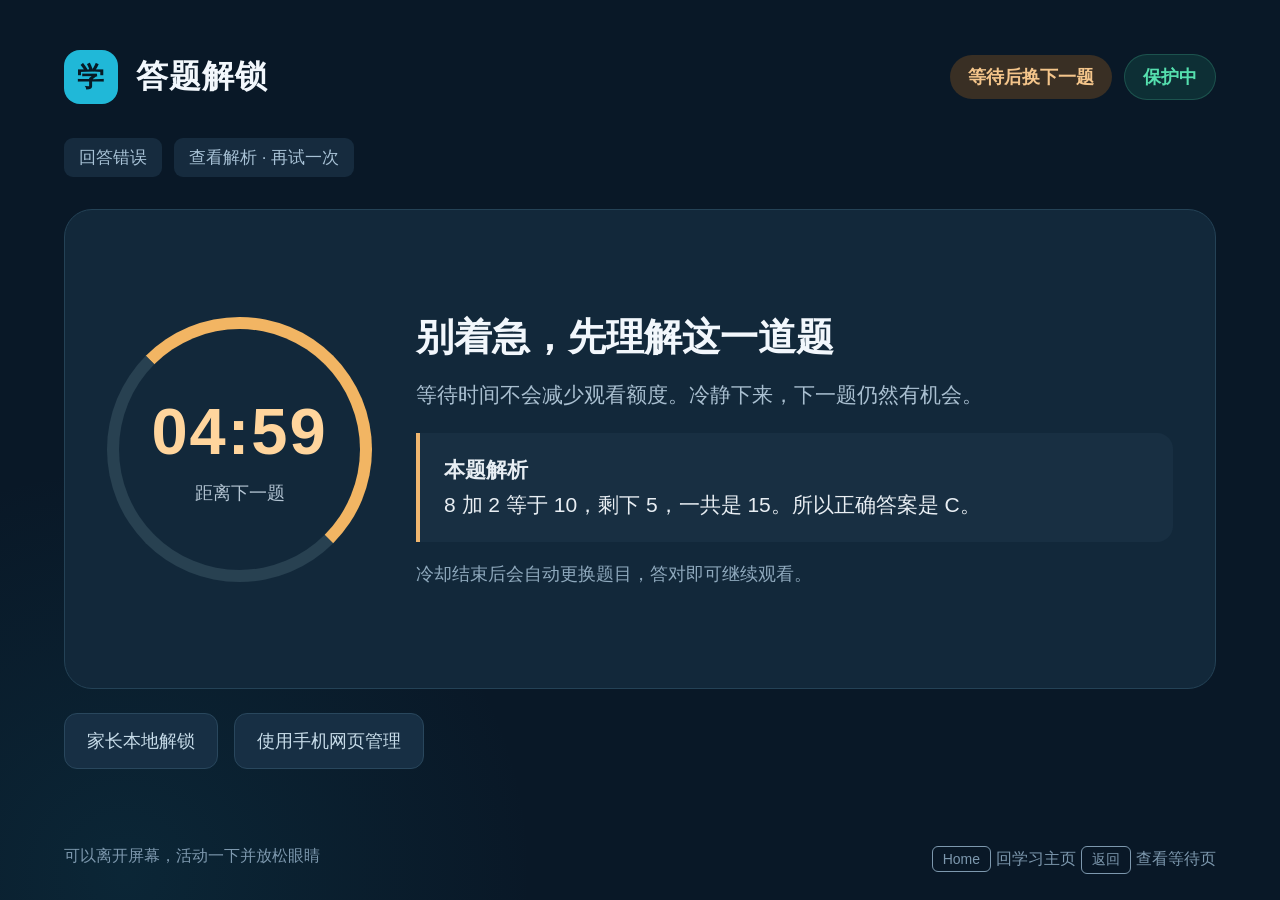
<file: docs/ui-preview/cooldown-dark.html>
<!doctype html><html lang="zh-CN"><head><meta charset="utf-8"><link rel="stylesheet" href="preview.css"><title>冷却页方案</title></head><body><main class="lesson"><header class="topbar"><div class="brand"><span class="brand-mark">学</span><span>答题解锁</span></div><div class="top-status"><span class="pill" style="background:#392f24;color:#f4c58b">等待后换下一题</span><span class="pill pill-green">保护中</span></div></header><section class="lesson-main"><div class="lesson-tags"><span class="lesson-tag">回答错误</span><span class="lesson-tag">查看解析 · 再试一次</span></div><div class="cooldown-card"><div class="timer-ring"><div class="timer-value">04:59</div><div class="timer-caption">距离下一题</div></div><div class="cooldown-copy"><h1>别着急，先理解这一道题</h1><p>等待时间不会减少观看额度。冷静下来，下一题仍然有机会。</p><div class="explanation"><strong>本题解析</strong><br>8 加 2 等于 10，剩下 5，一共是 15。所以正确答案是 C。</div><div class="next-question">冷却结束后会自动更换题目，答对即可继续观看。</div></div></div><div class="cooldown-actions"><button class="secondary-button">家长本地解锁</button><button class="secondary-button">使用手机网页管理</button></div></section><footer class="lesson-footer"><span>可以离开屏幕，活动一下并放松眼睛</span><span><span class="key">Home</span>回学习主页<span class="key">返回</span>查看等待页</span></footer></main></body></html>
</file>
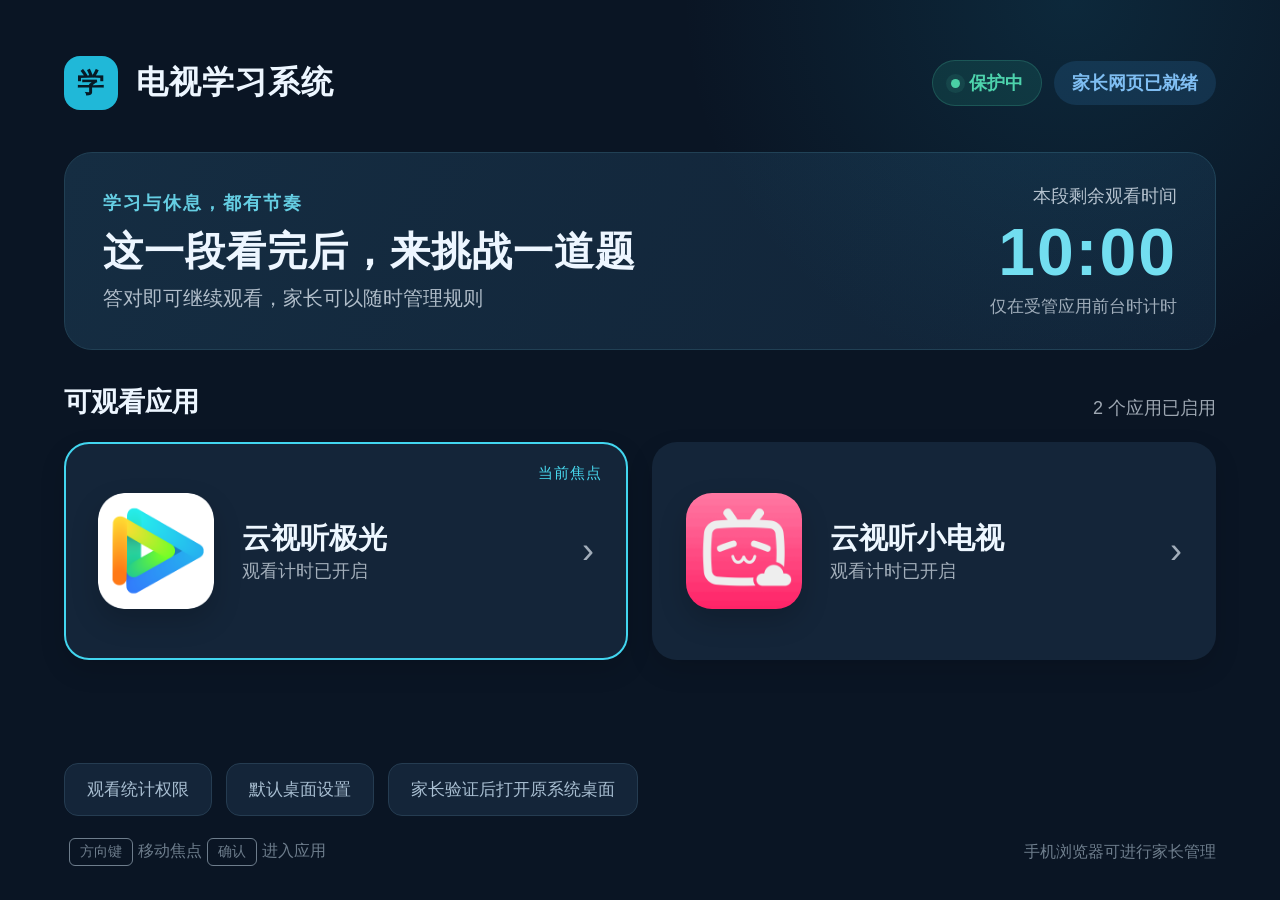
<file: docs/ui-preview/home-dark.html>
<!doctype html><html lang="zh-CN"><head><meta charset="utf-8"><link rel="stylesheet" href="preview.css"><title>主页方案 A</title></head><body><main class="screen dark"><header class="topbar"><div class="brand"><span class="brand-mark">学</span><span>电视学习系统</span></div><div class="top-status"><span class="pill pill-green"><span class="dot"></span>保护中</span><span class="pill pill-blue">家长网页已就绪</span></div></header><section class="hero"><div><div class="eyebrow">学习与休息，都有节奏</div><h1>这一段看完后，来挑战一道题</h1><p>答对即可继续观看，家长可以随时管理规则</p></div><div class="time-block"><div class="time-label">本段剩余观看时间</div><div class="time-value">10:00</div><div class="time-note">仅在受管应用前台时计时</div></div></section><section><div class="section-heading"><h2>可观看应用</h2><span>2 个应用已启用</span></div><div class="apps"><button class="app-card focused"><span class="focus-label">当前焦点</span><img src="assets/cloud-video.png" alt=""><span><span class="app-name">云视听极光</span><br><span class="app-meta">观看计时已开启</span></span><span class="app-arrow">›</span></button><button class="app-card"><img src="assets/cloud-tv.png" alt=""><span><span class="app-name">云视听小电视</span><br><span class="app-meta">观看计时已开启</span></span><span class="app-arrow">›</span></button></div></section><footer class="bottom-area"><div class="quick-actions"><button class="quick-action">观看统计权限</button><button class="quick-action">默认桌面设置</button><button class="quick-action">家长验证后打开原系统桌面</button></div><div class="key-hints"><span><span class="key">方向键</span>移动焦点<span class="key">确认</span>进入应用</span><span>手机浏览器可进行家长管理</span></div></footer></main></body></html>
</file>
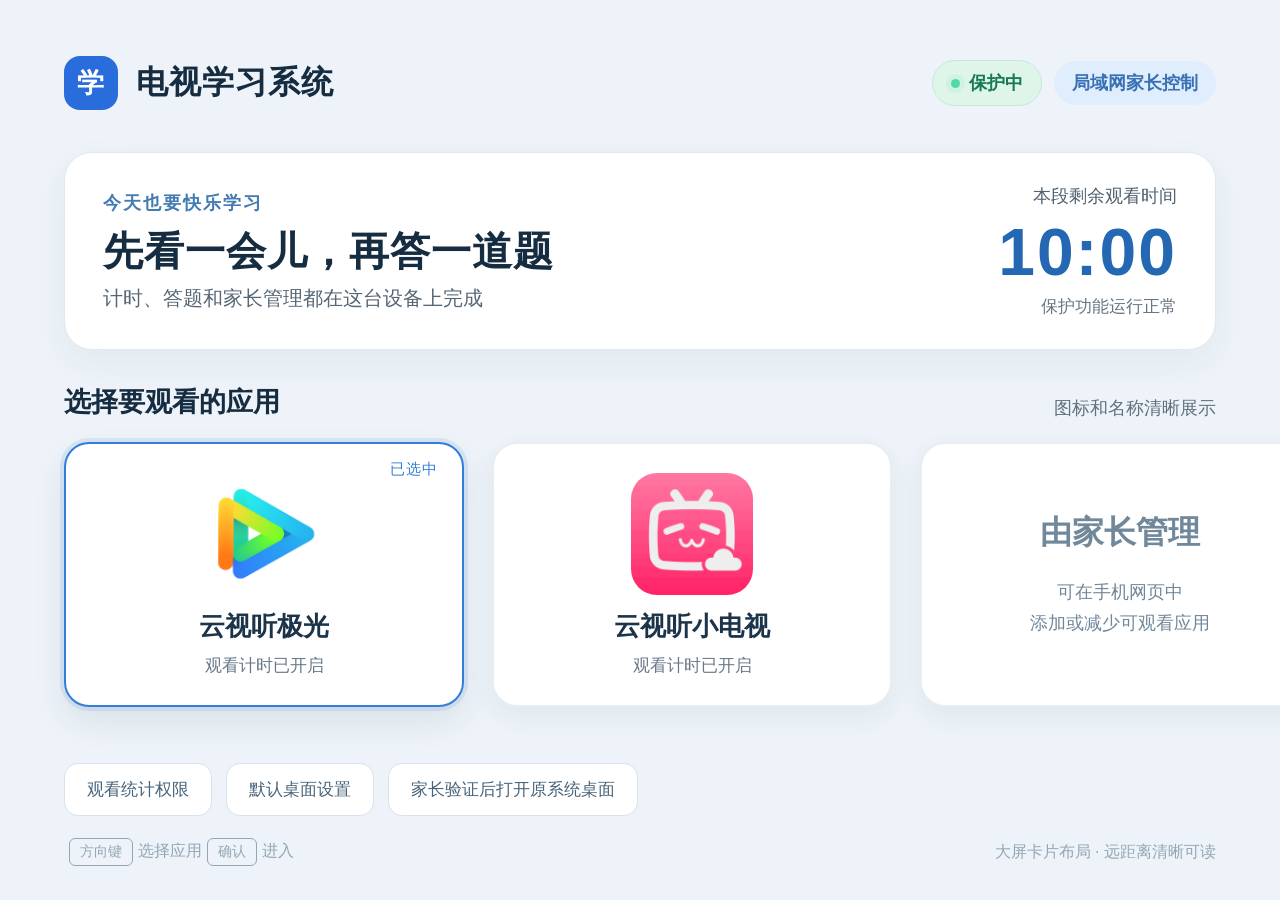
<file: docs/ui-preview/home-light.html>
<!doctype html><html lang="zh-CN"><head><meta charset="utf-8"><link rel="stylesheet" href="preview.css"><title>主页方案 B</title></head><body><main class="screen light"><header class="topbar"><div class="brand"><span class="brand-mark">学</span><span>电视学习系统</span></div><div class="top-status"><span class="pill pill-green"><span class="dot"></span>保护中</span><span class="pill pill-blue">局域网家长控制</span></div></header><section class="hero"><div><div class="eyebrow">今天也要快乐学习</div><h1>先看一会儿，再答一道题</h1><p>计时、答题和家长管理都在这台设备上完成</p></div><div class="time-block"><div class="time-label">本段剩余观看时间</div><div class="time-value">10:00</div><div class="time-note">保护功能运行正常</div></div></section><section><div class="section-heading"><h2>选择要观看的应用</h2><span>图标和名称清晰展示</span></div><div class="apps"><button class="app-card focused"><span class="focus-label">已选中</span><img src="assets/cloud-video.png" alt=""><span class="app-name">云视听极光</span><span class="app-meta">观看计时已开启</span></button><button class="app-card"><img src="assets/cloud-tv.png" alt=""><span class="app-name">云视听小电视</span><span class="app-meta">观看计时已开启</span></button><div class="app-card" style="align-items:center;justify-content:center;color:#71889b"><div style="font-size:32px;font-weight:700;margin-bottom:12px">由家长管理</div><div style="font-size:18px;line-height:1.7">可在手机网页中<br>添加或减少可观看应用</div></div></div></section><footer class="bottom-area"><div class="quick-actions"><button class="quick-action">观看统计权限</button><button class="quick-action">默认桌面设置</button><button class="quick-action">家长验证后打开原系统桌面</button></div><div class="key-hints"><span><span class="key">方向键</span>选择应用<span class="key">确认</span>进入</span><span>大屏卡片布局 · 远距离清晰可读</span></div></footer></main></body></html>
</file>
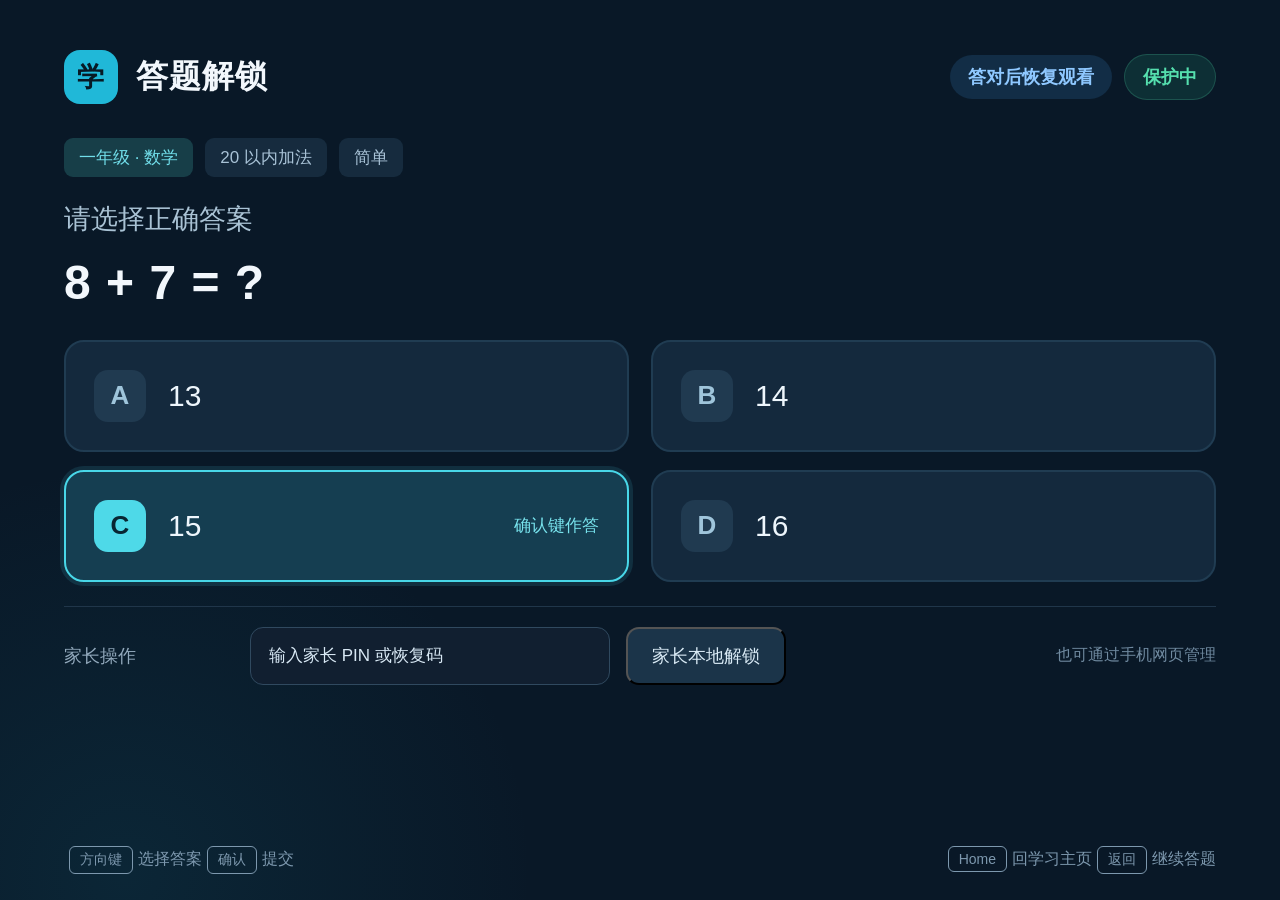
<file: docs/ui-preview/question-dark.html>
<!doctype html><html lang="zh-CN"><head><meta charset="utf-8"><link rel="stylesheet" href="preview.css"><title>答题页方案</title></head><body><main class="lesson"><header class="topbar"><div class="brand"><span class="brand-mark">学</span><span>答题解锁</span></div><div class="top-status"><span class="pill pill-blue">答对后恢复观看</span><span class="pill pill-green">保护中</span></div></header><section class="lesson-main"><div class="lesson-tags"><span class="lesson-tag accent">一年级 · 数学</span><span class="lesson-tag">20 以内加法</span><span class="lesson-tag">简单</span></div><div class="question-title">请选择正确答案</div><div class="question-stem">8 + 7 = ?</div><div class="answers"><button class="answer"><span class="answer-letter">A</span><span>13</span></button><button class="answer"><span class="answer-letter">B</span><span>14</span></button><button class="answer focused"><span class="answer-letter">C</span><span>15</span><span class="answer-note">确认键作答</span></button><button class="answer"><span class="answer-letter">D</span><span>16</span></button></div><div class="parent-row"><span class="parent-label">家长操作</span><div class="secret-input">输入家长 PIN 或恢复码</div><button class="parent-button">家长本地解锁</button><span class="parent-web">也可通过手机网页管理</span></div></section><footer class="lesson-footer"><span><span class="key">方向键</span>选择答案<span class="key">确认</span>提交</span><span><span class="key">Home</span>回学习主页<span class="key">返回</span>继续答题</span></footer></main></body></html>
</file>
<file: docs/ui-preview/preview.css>
*{box-sizing:border-box}html,body{margin:0;width:100%;height:100%;overflow:hidden;font-family:"Microsoft YaHei","Noto Sans CJK SC",Arial,sans-serif}button{font:inherit}.screen{position:relative;width:100%;height:100%;padding:48px 64px 36px;overflow:hidden}.topbar{height:70px;display:flex;align-items:center;justify-content:space-between}.brand{display:flex;align-items:center;gap:18px;font-size:32px;font-weight:700;letter-spacing:1px}.brand-mark{display:grid;place-items:center;width:54px;height:54px;border-radius:16px;background:#20b8d8;color:#071a25;font-size:27px;font-weight:800}.top-status{display:flex;align-items:center;gap:12px;font-size:19px}.pill{display:inline-flex;align-items:center;justify-content:center;padding:10px 18px;border-radius:999px;font-size:18px;font-weight:600}.pill-green{background:rgba(47,208,157,.13);color:#55dfae;border:1px solid rgba(85,223,174,.2)}.pill-blue{background:rgba(76,169,255,.14);color:#8fc8ff}.dot{width:9px;height:9px;border-radius:50%;background:#50daa5;margin-right:9px;box-shadow:0 0 0 5px rgba(80,218,165,.1)}.hero{margin-top:34px;border-radius:28px;padding:30px 38px;display:flex;align-items:center;justify-content:space-between;min-height:198px}.eyebrow{font-size:18px;letter-spacing:2px;font-weight:600}.hero h1{font-size:40px;line-height:1.3;margin:10px 0 8px;letter-spacing:1px}.hero p{font-size:20px;margin:0;opacity:.72}.time-block{text-align:right;min-width:260px}.time-label{font-size:18px;opacity:.75}.time-value{font-family:Arial,sans-serif;font-size:66px;font-weight:700;letter-spacing:2px;line-height:1.1;margin-top:8px}.time-note{font-size:17px;margin-top:7px;opacity:.65}.section-heading{margin-top:34px;margin-bottom:22px;display:flex;align-items:flex-end;justify-content:space-between}.section-heading h2{font-size:27px;margin:0}.section-heading span{font-size:18px;opacity:.65}.apps{display:flex;gap:24px}.app-card{height:218px;min-width:400px;flex:1;display:flex;align-items:center;gap:28px;padding:30px 32px;border-radius:25px;text-align:left;position:relative;border:2px solid transparent;transition:none}.app-card img{width:116px;height:116px;object-fit:contain;border-radius:26px;box-shadow:0 12px 28px rgba(0,0,0,.18)}.app-name{font-size:29px;font-weight:700;margin-bottom:12px}.app-meta{font-size:18px;opacity:.66}.app-arrow{margin-left:auto;font-size:36px;font-family:Arial,sans-serif;opacity:.65}.app-card.focused{border-color:#42d6ef;box-shadow:0 0 0 4px rgba(66,214,239,.13),0 14px 35px rgba(0,0,0,.15)}.focus-label{position:absolute;right:24px;top:20px;font-size:15px;color:#48d9ef;letter-spacing:1px}.bottom-area{position:absolute;left:64px;right:64px;bottom:34px}.quick-actions{display:flex;gap:14px}.quick-action{padding:14px 22px;border-radius:14px;font-size:17px;border:1px solid transparent}.key-hints{display:flex;justify-content:space-between;align-items:center;margin-top:22px;font-size:16px;opacity:.58}.key{display:inline-block;padding:4px 10px;border:1px solid currentColor;border-radius:6px;margin:0 5px;font-size:14px}.dark{background:#0a1524;color:#edf6ff}.dark:before{content:"";position:absolute;width:900px;height:700px;right:-240px;top:-350px;background:radial-gradient(circle,rgba(25,128,163,.18),transparent 68%);pointer-events:none}.dark .topbar,.dark .hero,.dark .section-heading,.dark .apps,.dark .bottom-area{z-index:1}.dark .muted{color:#91a7bb}.dark .hero{background:linear-gradient(115deg,#152d42,#112337);border:1px solid #214054}.dark .eyebrow{color:#65cee3}.dark .time-value{color:#78e4f5}.dark .app-card{background:#142539;color:#eef7ff;box-shadow:0 10px 26px rgba(0,0,0,.14)}.dark .quick-action{background:#142539;color:#a9bfd2;border-color:#253c51}.dark .key-hints{color:#b6c9d8}.light{background:#edf3f8;color:#162c40}.light .brand-mark{background:#286ddb;color:white}.light .pill-green{background:#dff5ea;color:#167b52;border-color:#c3ead8}.light .pill-blue{background:#e0edfc;color:#3971b5}.light .hero{background:#fff;border:1px solid #e0e9f0;box-shadow:0 12px 35px rgba(39,72,99,.06)}.light .eyebrow{color:#437bb2}.light .time-value{color:#2467b2}.light .apps{gap:28px}.light .app-card{background:#fff;color:#1b344a;height:265px;flex-direction:column;justify-content:center;text-align:center;gap:10px;padding:24px;box-shadow:0 9px 26px rgba(38,70,95,.07);border:2px solid #e7edf3}.light .app-card img{width:122px;height:122px;box-shadow:none}.light .app-name{margin:4px 0 0;font-size:26px}.light .app-meta{font-size:17px}.light .app-arrow{display:none}.light .app-card.focused{border-color:#347ed9;box-shadow:0 0 0 4px rgba(52,126,217,.12),0 14px 32px rgba(38,70,95,.1)}.light .focus-label{color:#347ed9;top:16px}.light .quick-action{background:#fff;border-color:#d7e2ec;color:#48647b}.light .key-hints{color:#557086}.lesson{position:relative;width:100%;height:100%;background:#091827;color:#f2f7fc;padding:42px 64px 30px;overflow:hidden}.lesson:before{content:"";position:absolute;left:-300px;bottom:-400px;width:850px;height:850px;background:radial-gradient(circle,rgba(24,124,147,.14),transparent 68%)}.lesson .topbar{position:relative}.lesson-main{position:relative;width:100%;max-width:1530px;margin:26px auto 0}.lesson-tags{display:flex;gap:12px;align-items:center}.lesson-tag{padding:8px 15px;border-radius:9px;background:#162b3e;color:#a8c2d6;font-size:17px}.lesson-tag.accent{background:#173e48;color:#71deea}.question-title{font-size:27px;line-height:1.5;margin:22px 0 12px;color:#a9c2d4}.question-stem{font-size:48px;font-weight:700;line-height:1.3;margin:0 0 26px;letter-spacing:1px}.answers{display:grid;grid-template-columns:1fr 1fr;gap:18px 22px}.answer{height:112px;border-radius:20px;background:#14293d;border:2px solid #203c52;display:flex;align-items:center;padding:0 28px;gap:22px;font-size:30px;color:#eef6fc}.answer-letter{display:grid;place-items:center;width:52px;height:52px;border-radius:14px;background:#203a50;font-family:Arial,sans-serif;font-size:26px;font-weight:700;color:#9fc5db}.answer.focused{border-color:#48d7e8;background:#153e51;box-shadow:0 0 0 4px rgba(72,215,232,.12)}.answer.focused .answer-letter{background:#4ed9e8;color:#082632}.answer-note{margin-left:auto;font-size:17px;color:#78e3ed}.parent-row{display:flex;gap:16px;align-items:center;margin-top:24px;padding-top:20px;border-top:1px solid #20364a}.parent-label{font-size:18px;color:#92a9bc;min-width:170px}.secret-input{height:58px;width:360px;border-radius:13px;border:1px solid #30495f;background:#111f30;color:#d8e8f4;display:flex;align-items:center;padding:0 18px;font-size:17px}.parent-button{height:58px;padding:0 24px;border-radius:13px;background:#1b3449;color:#d9eaf5;font-size:18px}.parent-web{margin-left:auto;font-size:16px;color:#6f899f}.lesson-footer{position:absolute;left:64px;right:64px;bottom:26px;display:flex;justify-content:space-between;color:#7d98ae;font-size:16px}.cooldown-card{margin-top:32px;background:#12283a;border:1px solid #244256;border-radius:28px;padding:34px 42px;display:flex;gap:44px;align-items:center;min-height:480px}.timer-ring{width:265px;height:265px;flex:none;border-radius:50%;border:12px solid #284151;border-top-color:#f2b563;border-right-color:#f2b563;display:flex;flex-direction:column;align-items:center;justify-content:center;transform:none}.timer-value{font-family:Arial,sans-serif;font-size:65px;letter-spacing:2px;font-weight:700;color:#ffd59d}.timer-caption{font-size:18px;color:#b5c6d4;margin-top:12px}.cooldown-copy{flex:1}.cooldown-copy h1{font-size:38px;margin:0 0 15px}.cooldown-copy>p{font-size:21px;line-height:1.6;color:#a9bfd0;margin:0 0 22px}.explanation{background:#182f42;border-left:4px solid #efb66f;border-radius:0 16px 16px 0;padding:20px 24px;font-size:21px;line-height:1.65;color:#e8eef3}.next-question{margin-top:20px;color:#8fa9bd;font-size:18px}.cooldown-actions{display:flex;gap:16px;margin-top:24px}.secondary-button{padding:15px 22px;background:#172f44;border:1px solid #29475d;border-radius:13px;color:#c7dce9;font-size:18px}
</file>
